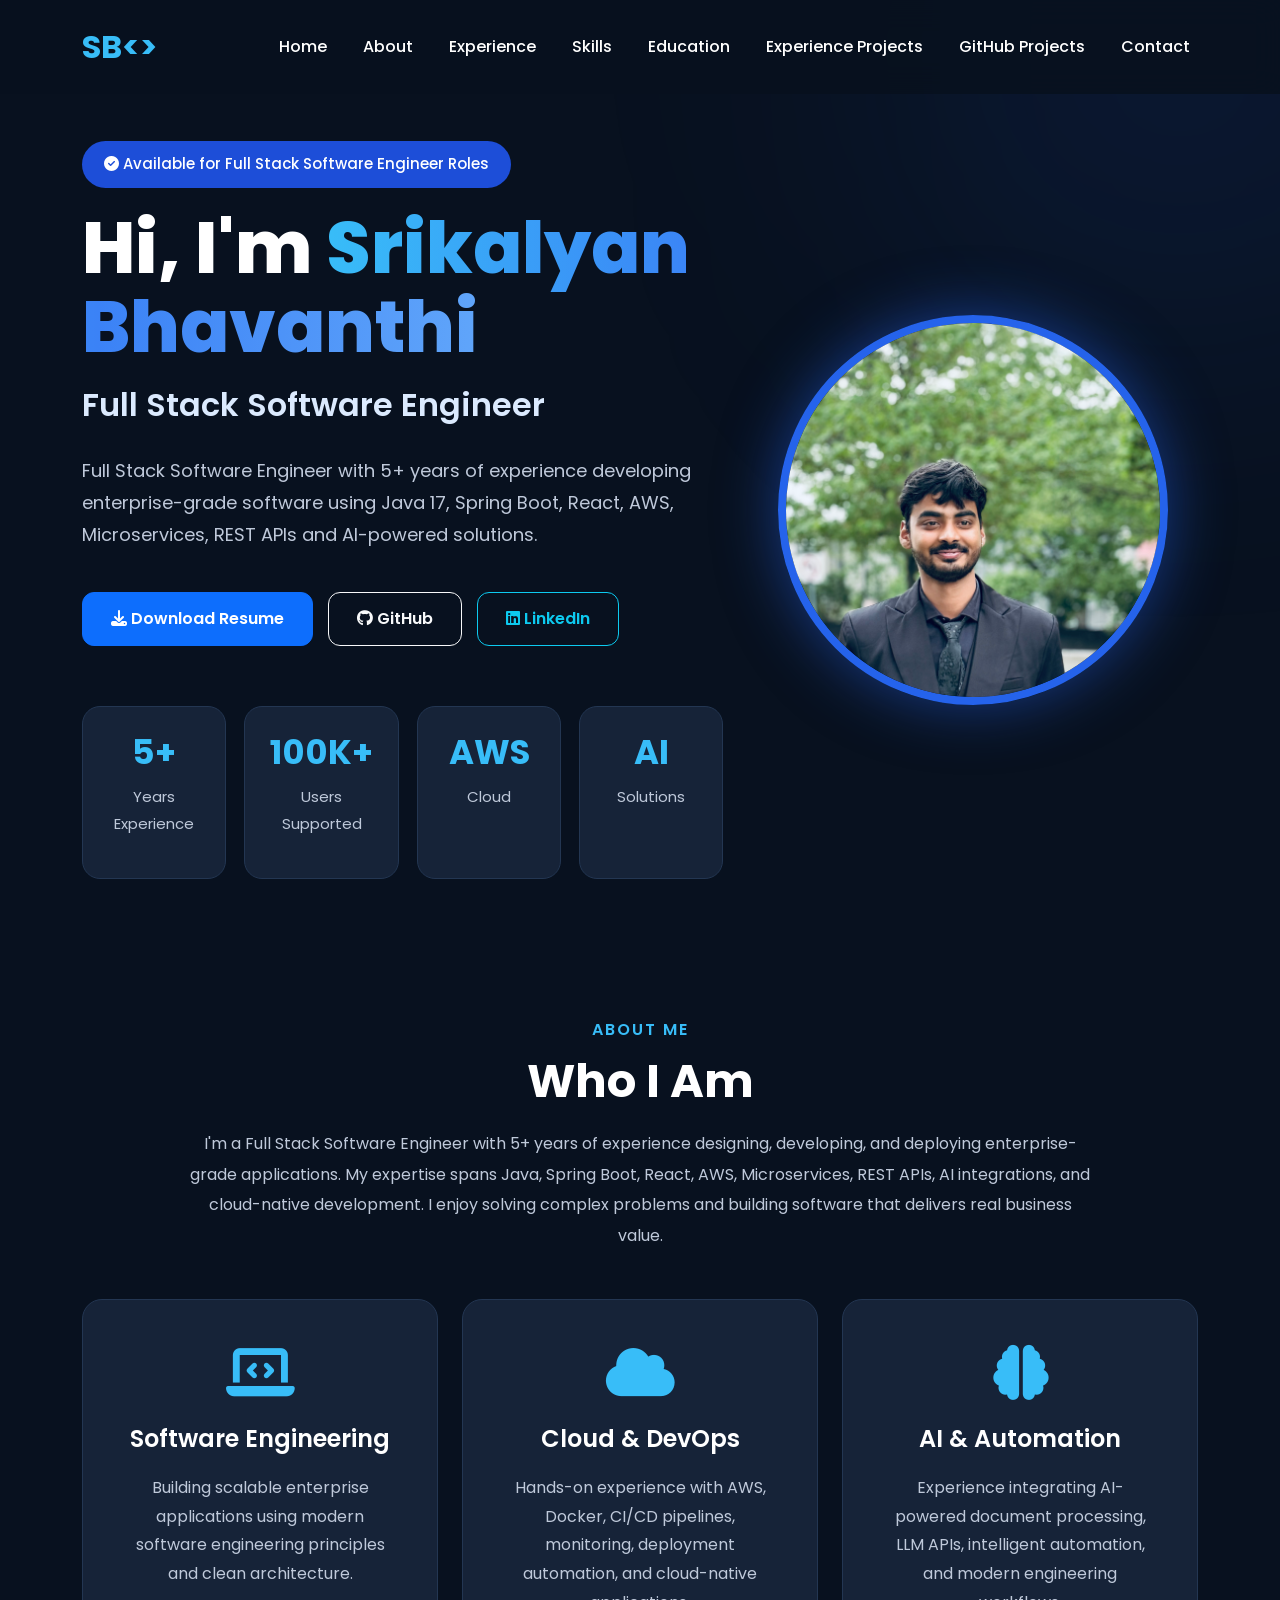
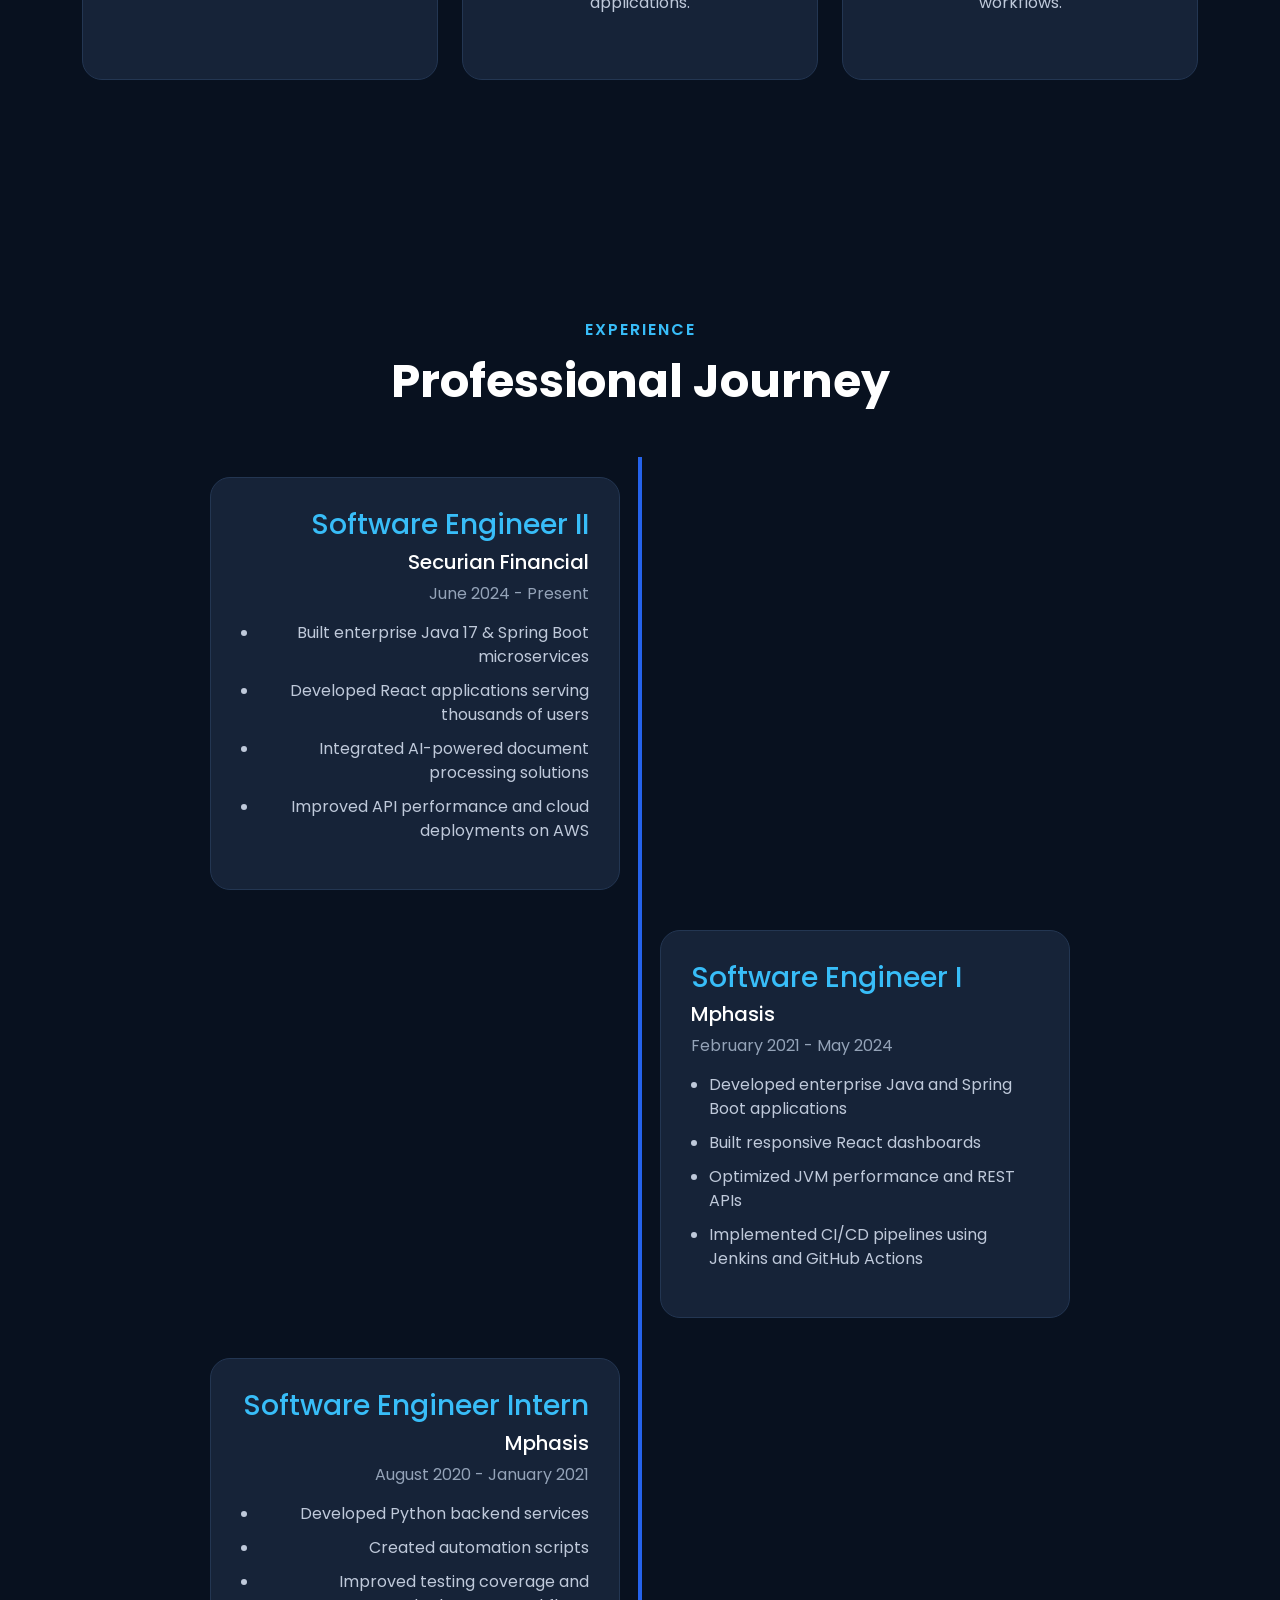
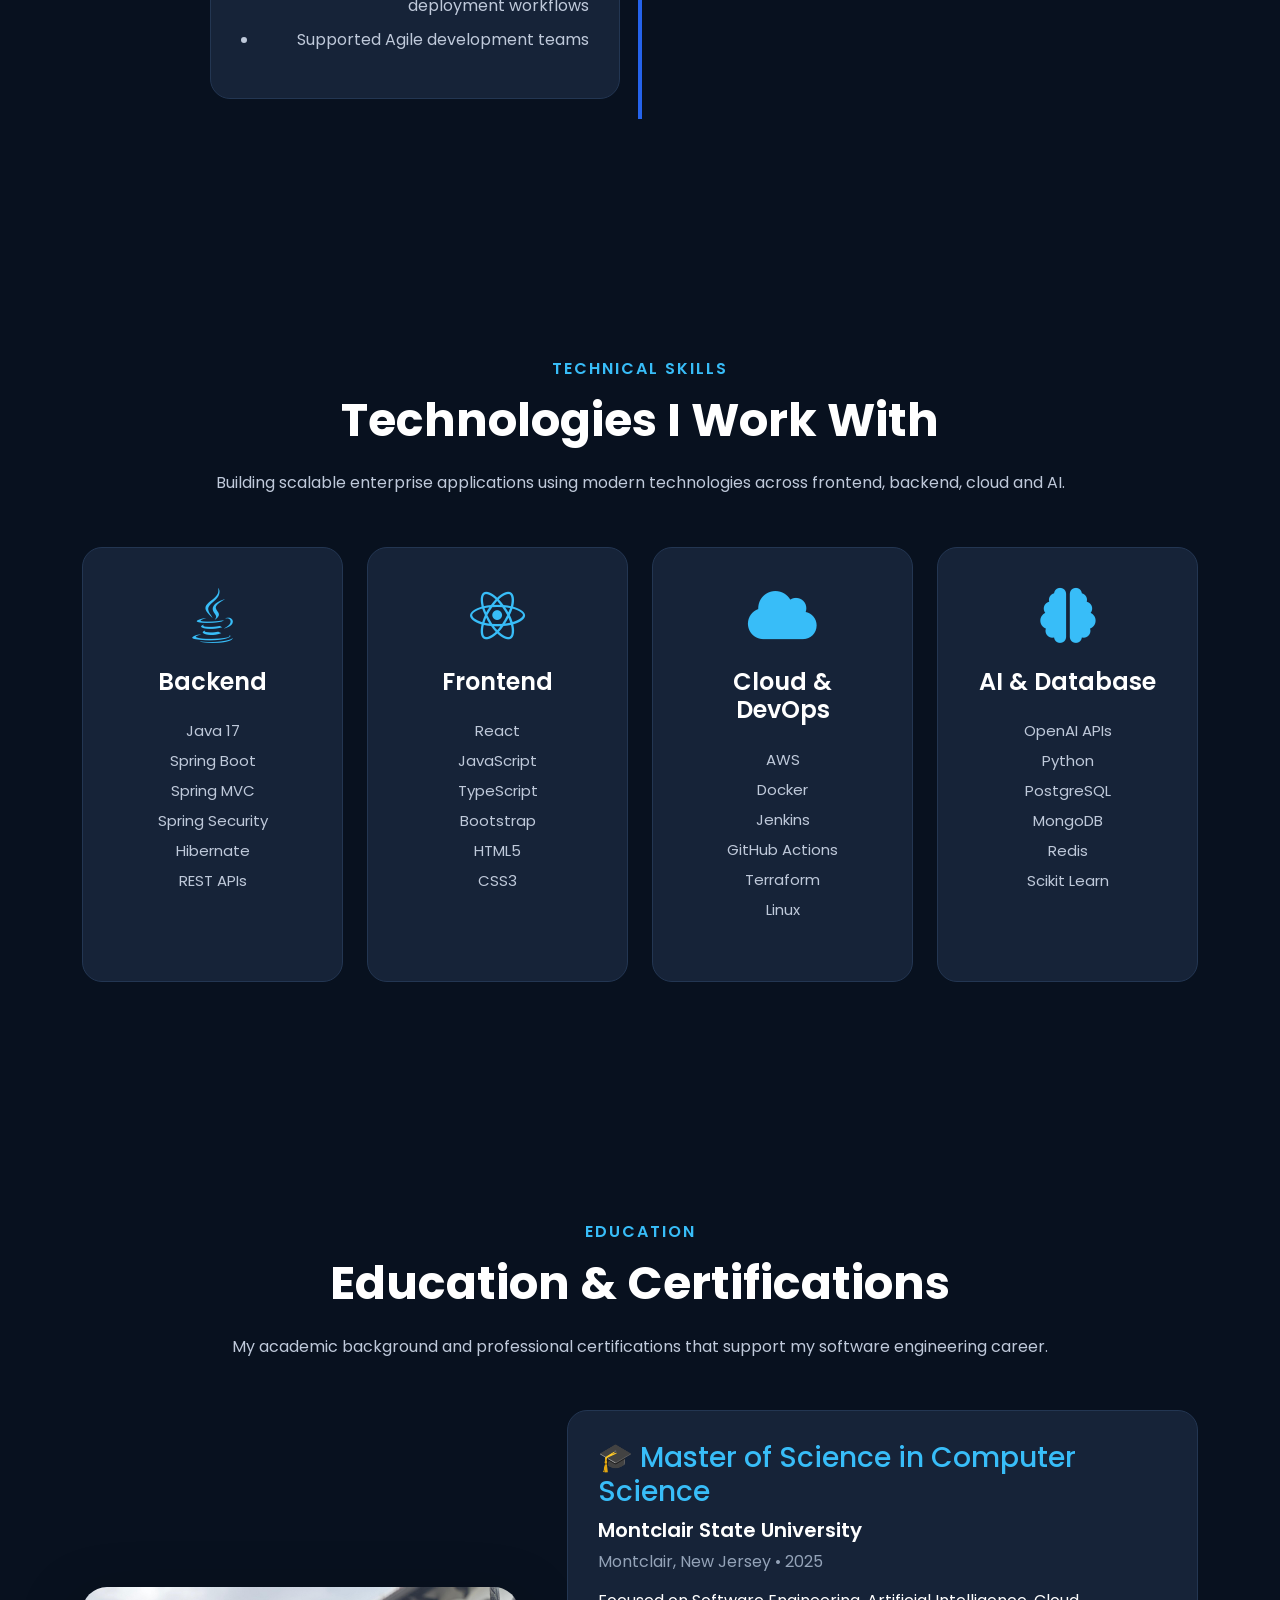
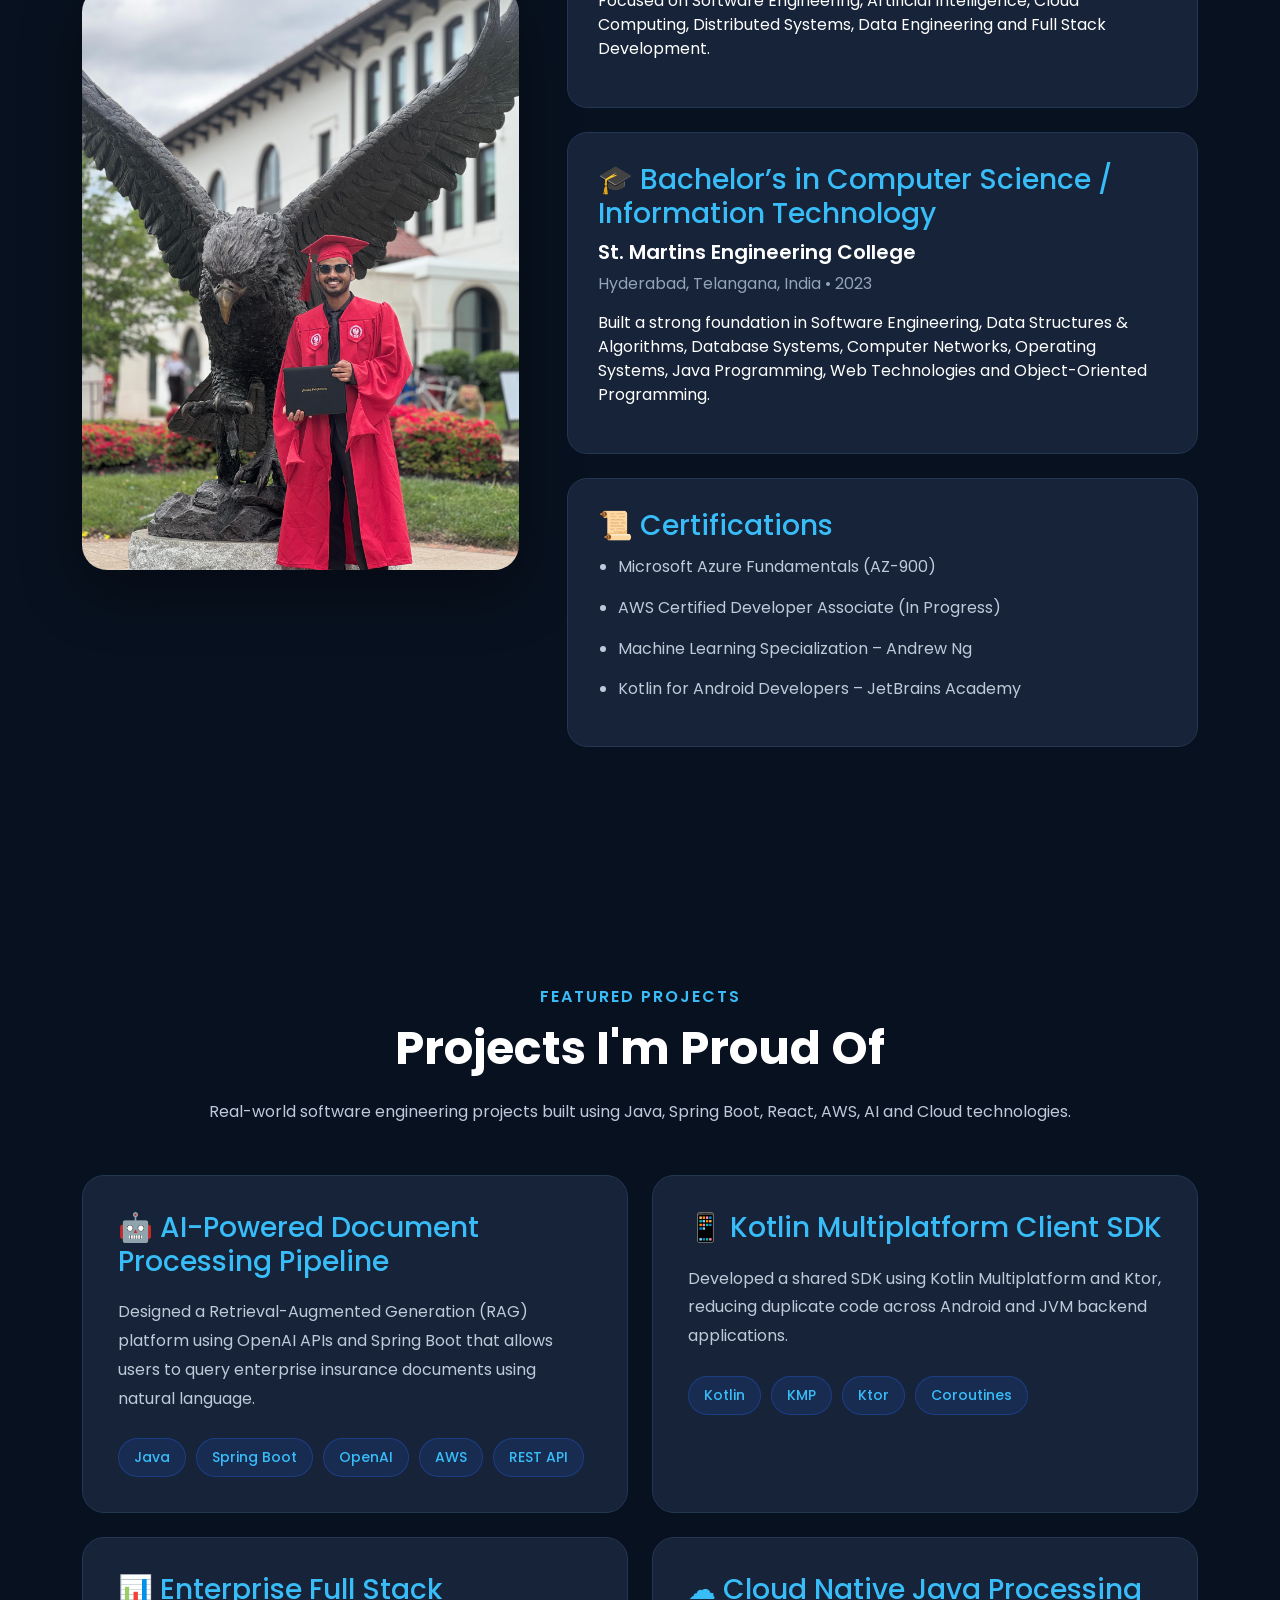
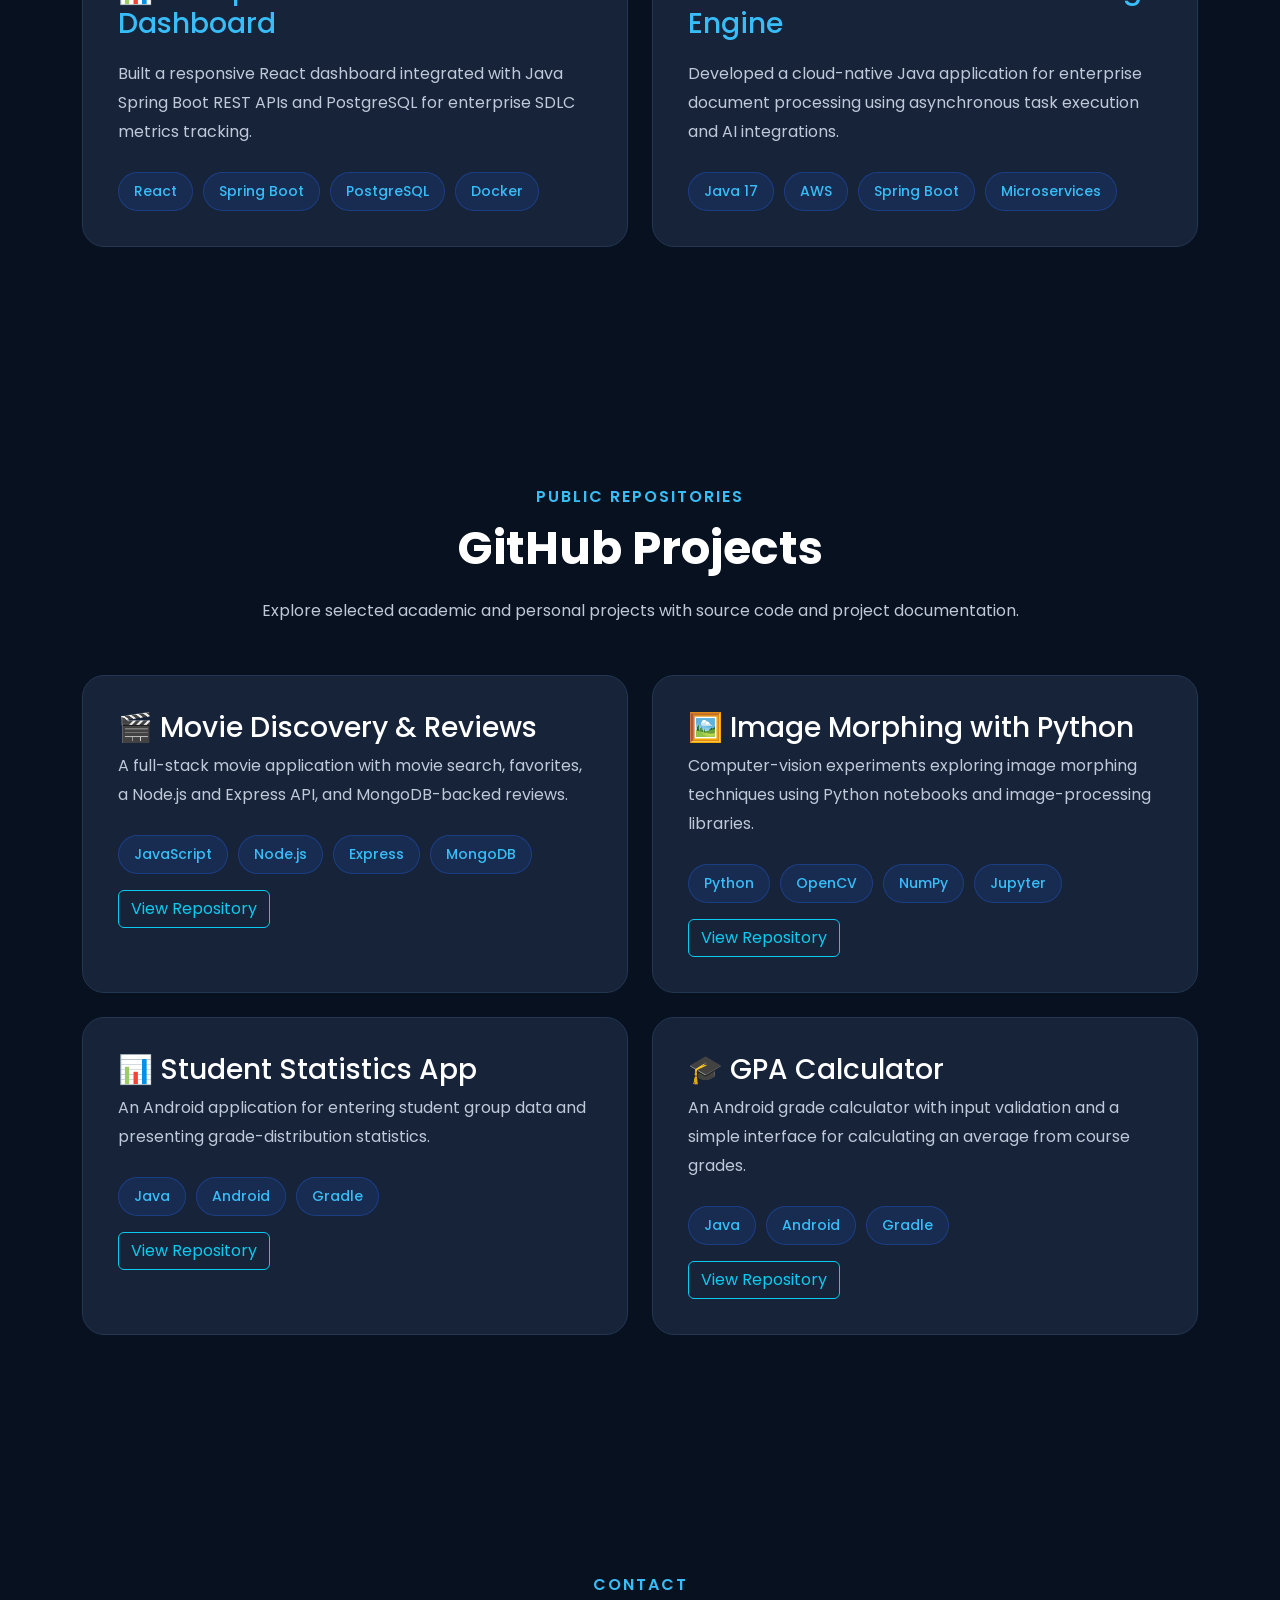
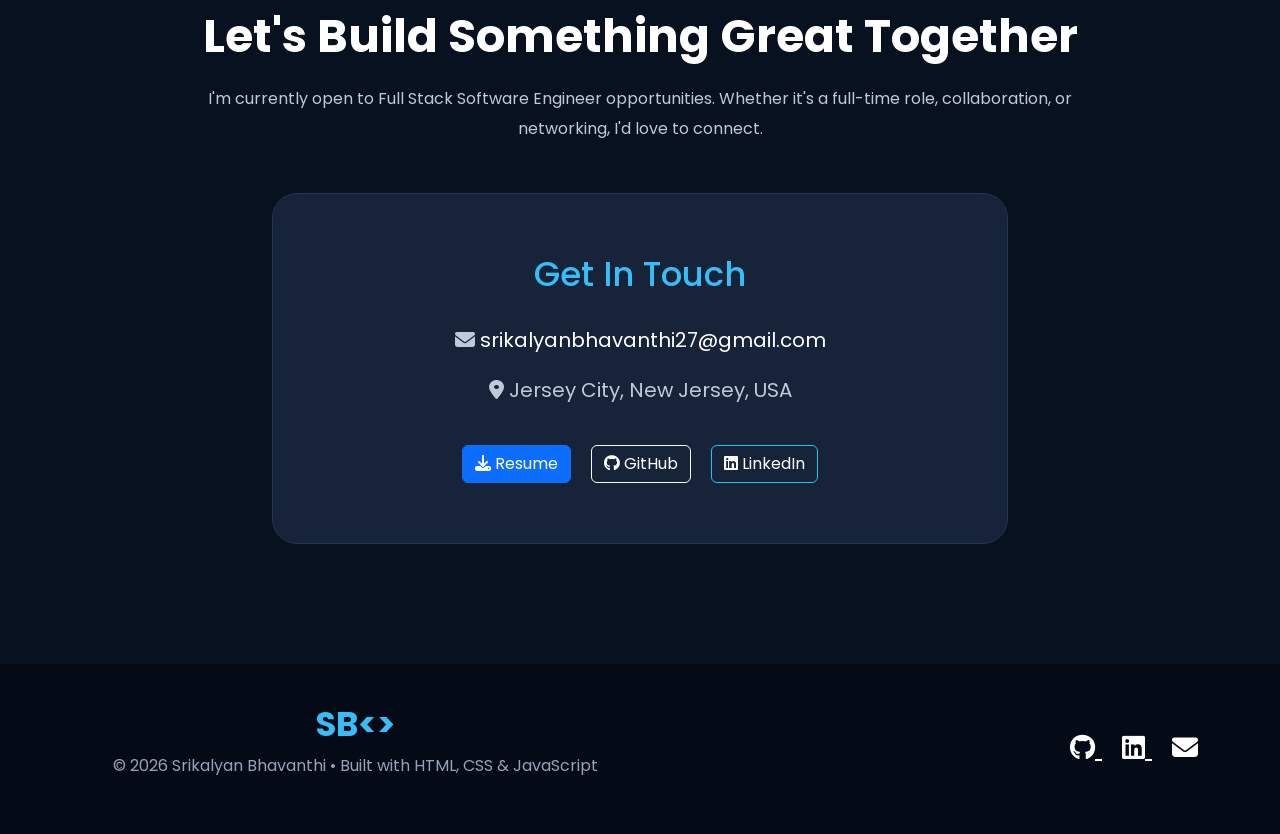
<file: index.html>
<!DOCTYPE html>
<html lang="en">

<head>
    <meta charset="UTF-8">
    <meta name="viewport" content="width=device-width, initial-scale=1.0">

    <title>Srikalyan Bhavanthi | Full Stack Software Engineer</title>

    <meta name="description"
        content="Software Engineer focused on Python, SQL, full-stack applications, cloud development, and machine learning.">

    <link rel="icon" href="profile.jpeg">

    <!-- Google Font -->
    <link href="https://fonts.googleapis.com/css2?family=Poppins:wght@300;400;500;600;700;800&display=swap"
        rel="stylesheet">

    <!-- Bootstrap -->
    <link href="https://cdn.jsdelivr.net/npm/bootstrap@5.3.7/dist/css/bootstrap.min.css"
        rel="stylesheet">

    <!-- Font Awesome -->
    <link rel="stylesheet"
        href="https://cdnjs.cloudflare.com/ajax/libs/font-awesome/6.6.0/css/all.min.css">

    <!-- AOS -->
    <link rel="stylesheet"
        href="https://unpkg.com/aos@2.3.4/dist/aos.css">

    <link rel="stylesheet" href="style.css">

</head>

<body>

<!-- ===================== NAVBAR ====================== -->

<nav class="navbar navbar-expand-lg fixed-top custom-navbar">

    <div class="container">

        <a class="navbar-brand logo" href="#">
            SB&lt;&gt;
        </a>

        <button class="navbar-toggler"
            type="button"
            data-bs-toggle="collapse"
            data-bs-target="#navbarNav">

            <span class="navbar-toggler-icon"></span>

        </button>

        <div class="collapse navbar-collapse justify-content-end"
            id="navbarNav">

            <ul class="navbar-nav">

                <li class="nav-item">
                    <a class="nav-link active" href="#home">Home</a>
                </li>

                <li class="nav-item">
                    <a class="nav-link" href="#about">About</a>
                </li>

                <li class="nav-item">
                    <a class="nav-link" href="#experience">Experience</a>
                </li>

                <li class="nav-item">
                    <a class="nav-link" href="#skills">Skills</a>
                </li>
                <li class="nav-item">
                    <a class="nav-link" href="#education">Education</a>
                </li>
                <li class="nav-item">
                    <a class="nav-link" href="#projects">Experience Projects</a>
                </li>
                <li class="nav-item">
                    <a class="nav-link" href="#github-projects">GitHub Projects</a>
                </li>

                <li class="nav-item">
                    <a class="nav-link" href="#contact">Contact</a>
                </li>

            </ul>

        </div>

    </div>

</nav>

<!-- ===================== HERO ====================== -->

<section id="home" class="hero">

<div class="container">

<div class="row align-items-center">

<div class="col-lg-7" data-aos="fade-right">

<span class="hero-badge">

<i class="fa-solid fa-circle-check"></i>

Available for Full Stack Software Engineer Roles

</span>

<h1>

Hi, I'm

<span class="gradient-text">

Srikalyan Bhavanthi

</span>

</h1>

<h2>

Full Stack Software Engineer

</h2>

<p>

Full Stack Software Engineer with 5+ years of experience developing enterprise-grade software using Java 17, Spring Boot, React, AWS, Microservices, REST APIs and AI-powered solutions.

</p>

<div class="hero-buttons">

<a href="resume.pdf"
target="_blank"
class="btn btn-primary">

<i class="fa-solid fa-download"></i>

Download Resume

</a>

<a href="https://github.com/SRIKALYANBHAVANTHI"
target="_blank"
class="btn btn-outline-light">

<i class="fab fa-github"></i>

GitHub

</a>

<a href="https://www.linkedin.com/in/srikalyanbhavanthi"
target="_blank"
class="btn btn-outline-info">

<i class="fab fa-linkedin"></i>

LinkedIn

</a>

</div>

<div class="stats">

<div class="stat-box">

<h3>5+</h3>

<p>Years Experience</p>

</div>

<div class="stat-box">

<h3>100K+</h3>

<p>Users Supported</p>

</div>

<div class="stat-box">

<h3>AWS</h3>

<p>Cloud</p>

</div>

<div class="stat-box">

<h3>AI</h3>

<p>Solutions</p>

</div>

</div>

</div>

<div class="col-lg-5 text-center"
data-aos="fade-left">

<img
src="profile.jpeg"
alt="Profile"
class="profile-image">

</div>

</div>

</div>

</section>
<!-- ===================== ABOUT ====================== -->

<section id="about" class="about section-padding">

<div class="container">

<div class="text-center mb-5" data-aos="fade-up">

<h6 class="section-subtitle">ABOUT ME</h6>

<h2 class="section-title">Who I Am</h2>

<p class="section-description">

I'm a Full Stack Software Engineer with 5+ years of experience designing, developing, and deploying enterprise-grade applications. My expertise spans Java, Spring Boot, React, AWS, Microservices, REST APIs, AI integrations, and cloud-native development. I enjoy solving complex problems and building software that delivers real business value.

</p>

</div>

<div class="row g-4">

<div class="col-md-4" data-aos="zoom-in">

<div class="info-card">

<i class="fa-solid fa-laptop-code"></i>

<h4>Software Engineering</h4>

<p>

Building scalable enterprise applications using modern software engineering principles and clean architecture.

</p>

</div>

</div>

<div class="col-md-4" data-aos="zoom-in" data-aos-delay="150">

<div class="info-card">

<i class="fa-solid fa-cloud"></i>

<h4>Cloud & DevOps</h4>

<p>

Hands-on experience with AWS, Docker, CI/CD pipelines, monitoring, deployment automation, and cloud-native applications.

</p>

</div>

</div>

<div class="col-md-4" data-aos="zoom-in" data-aos-delay="300">

<div class="info-card">

<i class="fa-solid fa-brain"></i>

<h4>AI & Automation</h4>

<p>

Experience integrating AI-powered document processing, LLM APIs, intelligent automation, and modern engineering workflows.

</p>

</div>

</div>

</div>

</div>

</section>

<!-- ===================== EXPERIENCE ====================== -->

<section id="experience" class="experience section-padding">

<div class="container">

<div class="text-center mb-5">

<h6 class="section-subtitle">

EXPERIENCE

</h6>

<h2 class="section-title">

Professional Journey

</h2>

</div>

<div class="timeline">

<div class="timeline-item" data-aos="fade-right">

<div class="timeline-content">

<h3>Software Engineer II</h3>

<h5>Securian Financial</h5>

<span>June 2024 - Present</span>

<ul>

<li>Built enterprise Java 17 & Spring Boot microservices</li>

<li>Developed React applications serving thousands of users</li>

<li>Integrated AI-powered document processing solutions</li>

<li>Improved API performance and cloud deployments on AWS</li>

</ul>

</div>

</div>

<div class="timeline-item" data-aos="fade-left">

<div class="timeline-content">

<h3>Software Engineer I</h3>

<h5>Mphasis</h5>

<span>February 2021 - May 2024</span>

<ul>

<li>Developed enterprise Java and Spring Boot applications</li>

<li>Built responsive React dashboards</li>

<li>Optimized JVM performance and REST APIs</li>

<li>Implemented CI/CD pipelines using Jenkins and GitHub Actions</li>

</ul>

</div>

</div>

<div class="timeline-item" data-aos="fade-right">

<div class="timeline-content">

<h3>Software Engineer Intern</h3>

<h5>Mphasis</h5>

<span>August 2020 - January 2021</span>

<ul>

<li>Developed Python backend services</li>

<li>Created automation scripts</li>

<li>Improved testing coverage and deployment workflows</li>

<li>Supported Agile development teams</li>

</ul>

</div>

</div>

</div>

</div>

</section>

<!-- ===================== SKILLS ====================== -->

<section id="skills" class="section-padding">

<div class="container">

<div class="text-center mb-5">

<h6 class="section-subtitle">
TECHNICAL SKILLS
</h6>

<h2 class="section-title">
Technologies I Work With
</h2>

<p class="section-description">
Building scalable enterprise applications using modern technologies across frontend, backend, cloud and AI.
</p>

</div>

<div class="row g-4">

<div class="col-lg-3 col-md-6">

<div class="skill-card">

<i class="fa-brands fa-java"></i>

<h4>Backend</h4>

<p>

Java 17<br>
Spring Boot<br>
Spring MVC<br>
Spring Security<br>
Hibernate<br>
REST APIs

</p>

</div>

</div>

<div class="col-lg-3 col-md-6">

<div class="skill-card">

<i class="fa-brands fa-react"></i>

<h4>Frontend</h4>

<p>

React<br>
JavaScript<br>
TypeScript<br>
Bootstrap<br>
HTML5<br>
CSS3

</p>

</div>

</div>

<div class="col-lg-3 col-md-6">

<div class="skill-card">

<i class="fa-solid fa-cloud"></i>

<h4>Cloud & DevOps</h4>

<p>

AWS<br>
Docker<br>
Jenkins<br>
GitHub Actions<br>
Terraform<br>
Linux

</p>

</div>

</div>

<div class="col-lg-3 col-md-6">

<div class="skill-card">

<i class="fa-solid fa-brain"></i>

<h4>AI & Database</h4>

<p>

OpenAI APIs<br>
Python<br>
PostgreSQL<br>
MongoDB<br>
Redis<br>
Scikit Learn

</p>

</div>

</div>

</div>

</div>

</section>
<!-- ===================== EDUCATION ====================== -->

<section id="education" class="section-padding">

    <div class="container">

        <div class="text-center mb-5">

            <h6 class="section-subtitle">
                EDUCATION
            </h6>

            <h2 class="section-title">
                Education & Certifications
            </h2>

            <p class="section-description">
                My academic background and professional certifications that support my software engineering career.
            </p>

        </div>

        <div class="row align-items-center g-5">

            <!-- Graduation Image -->

            <div class="col-lg-5" data-aos="fade-right">

                <div class="education-image">

                    <!-- CHANGE THIS PATH IF NEEDED -->
                    <img src="graduation.jpg" alt="Graduation">

                </div>

            </div>

            <!-- Education Details -->

            <div class="col-lg-7" data-aos="fade-left">

                <div class="education-card">

                    <h3>🎓 Master of Science in Computer Science</h3>

                    <h5>Montclair State University</h5>

                    <span>Montclair, New Jersey • 2025</span>

                    <p>

                        Focused on Software Engineering, Artificial Intelligence,
                        Cloud Computing, Distributed Systems,
                        Data Engineering and Full Stack Development.

                    </p>

                </div>

                <div class="education-card mt-4">

                    <h3>🎓 Bachelor’s in Computer Science / Information Technology</h3>

                    <h5>St. Martins Engineering College</h5>

                    <span>Hyderabad, Telangana, India • 2023</span>

                    <p>

                        Built a strong foundation in Software Engineering,
                        Data Structures & Algorithms,
                        Database Systems,
                        Computer Networks,
                        Operating Systems,
                        Java Programming,
                        Web Technologies and Object-Oriented Programming.

                    </p>

                </div>

                <div class="education-card mt-4">

                    <h3>📜 Certifications</h3>

                    <ul class="cert-list">

                        <li>Microsoft Azure Fundamentals (AZ-900)</li>

                        <li>AWS Certified Developer Associate (In Progress)</li>

                        <li>Machine Learning Specialization – Andrew Ng</li>

                        <li>Kotlin for Android Developers – JetBrains Academy</li>

                    </ul>

                </div>

            </div>

        </div>

    </div>

</section>

<!-- ===================== PROJECTS ====================== -->

<section id="projects" class="section-padding">

<div class="container">

<div class="text-center mb-5">

<h6 class="section-subtitle">
FEATURED PROJECTS
</h6>

<h2 class="section-title">
Projects I'm Proud Of
</h2>

<p class="section-description">

Real-world software engineering projects built using Java, Spring Boot, React, AWS, AI and Cloud technologies.

</p>

</div>

<div class="row g-4">

<!-- Project 1 -->

<div class="col-lg-6">

<div class="project-card">

<div class="project-header">

<h3>🤖 AI-Powered Document Processing Pipeline</h3>

</div>

<p>

Designed a Retrieval-Augmented Generation (RAG) platform using OpenAI APIs and Spring Boot that allows users to query enterprise insurance documents using natural language.

</p>

<div class="tech-stack">

<span>Java</span>

<span>Spring Boot</span>

<span>OpenAI</span>

<span>AWS</span>

<span>REST API</span>

</div>

</div>

</div>

<!-- Project 2 -->

<div class="col-lg-6">

<div class="project-card">

<div class="project-header">

<h3>📱 Kotlin Multiplatform Client SDK</h3>

</div>

<p>

Developed a shared SDK using Kotlin Multiplatform and Ktor, reducing duplicate code across Android and JVM backend applications.

</p>

<div class="tech-stack">

<span>Kotlin</span>

<span>KMP</span>

<span>Ktor</span>

<span>Coroutines</span>

</div>

</div>

</div>

<!-- Project 3 -->

<div class="col-lg-6">

<div class="project-card">

<div class="project-header">

<h3>📊 Enterprise Full Stack Dashboard</h3>

</div>

<p>

Built a responsive React dashboard integrated with Java Spring Boot REST APIs and PostgreSQL for enterprise SDLC metrics tracking.

</p>

<div class="tech-stack">

<span>React</span>

<span>Spring Boot</span>

<span>PostgreSQL</span>

<span>Docker</span>

</div>

</div>

</div>

<!-- Project 4 -->

<div class="col-lg-6">

<div class="project-card">

<div class="project-header">

<h3>☁ Cloud Native Java Processing Engine</h3>

</div>

<p>

Developed a cloud-native Java application for enterprise document processing using asynchronous task execution and AI integrations.

</p>

<div class="tech-stack">

<span>Java 17</span>

<span>AWS</span>

<span>Spring Boot</span>

<span>Microservices</span>

</div>

</div>

</div>

</div>

</div>

</section>


<!-- ===================== GITHUB PROJECTS ====================== -->
<section id="github-projects" class="section-padding">
<div class="container">
<div class="text-center mb-5">
<h6 class="section-subtitle">PUBLIC REPOSITORIES</h6>
<h2 class="section-title">GitHub Projects</h2>
<p class="section-description">Explore selected academic and personal projects with source code and project documentation.</p>
</div>
<div class="row g-4">
<div class="col-lg-6">
<div class="project-card h-100">
<h3>🎬 Movie Discovery & Reviews</h3>
<p>A full-stack movie application with movie search, favorites, a Node.js and Express API, and MongoDB-backed reviews.</p>
<div class="tech-stack"><span>JavaScript</span><span>Node.js</span><span>Express</span><span>MongoDB</span></div>
<a class="btn btn-outline-info mt-3" href="https://github.com/SRIKALYANBHAVANTHI/movie-app" target="_blank" rel="noopener noreferrer">View Repository</a>
</div>
</div>
<div class="col-lg-6">
<div class="project-card h-100">
<h3>🖼️ Image Morphing with Python</h3>
<p>Computer-vision experiments exploring image morphing techniques using Python notebooks and image-processing libraries.</p>
<div class="tech-stack"><span>Python</span><span>OpenCV</span><span>NumPy</span><span>Jupyter</span></div>
<a class="btn btn-outline-info mt-3" href="https://github.com/SRIKALYANBHAVANTHI/Image-Morphing" target="_blank" rel="noopener noreferrer">View Repository</a>
</div>
</div>
<div class="col-lg-6">
<div class="project-card h-100">
<h3>📊 Student Statistics App</h3>
<p>An Android application for entering student group data and presenting grade-distribution statistics.</p>
<div class="tech-stack"><span>Java</span><span>Android</span><span>Gradle</span></div>
<a class="btn btn-outline-info mt-3" href="https://github.com/SRIKALYANBHAVANTHI/StudentStats" target="_blank" rel="noopener noreferrer">View Repository</a>
</div>
</div>
<div class="col-lg-6">
<div class="project-card h-100">
<h3>🎓 GPA Calculator</h3>
<p>An Android grade calculator with input validation and a simple interface for calculating an average from course grades.</p>
<div class="tech-stack"><span>Java</span><span>Android</span><span>Gradle</span></div>
<a class="btn btn-outline-info mt-3" href="https://github.com/SRIKALYANBHAVANTHI/GPACalculator" target="_blank" rel="noopener noreferrer">View Repository</a>
</div>
</div>
</div>
</div>
</section>

<!-- ===================== CONTACT ====================== -->

<section id="contact" class="section-padding">

<div class="container">

<div class="text-center mb-5">

<h6 class="section-subtitle">
CONTACT
</h6>

<h2 class="section-title">
Let's Build Something Great Together
</h2>

<p class="section-description">

I'm currently open to Full Stack Software Engineer opportunities. Whether it's a full-time role, collaboration, or networking, I'd love to connect.

</p>

</div>

<div class="row justify-content-center">

<div class="col-lg-8">

<div class="contact-card">

<h3>Get In Touch</h3>

<p>

<i class="fa-solid fa-envelope"></i>

<a href="mailto:srikalyanbhavanthi27@gmail.com">

srikalyanbhavanthi27@gmail.com

</a>

</p>

<p>

<i class="fa-solid fa-location-dot"></i>

Jersey City, New Jersey, USA

</p>

<div class="contact-buttons">

<a href="resume.pdf"

target="_blank"

class="btn btn-primary">

<i class="fa-solid fa-download"></i>

Resume

</a>

<a href="https://github.com/SRIKALYANBHAVANTHI"

target="_blank"

class="btn btn-outline-light">

<i class="fab fa-github"></i>

GitHub

</a>

<a href="https://www.linkedin.com/in/srikalyanbhavanthi"

target="_blank"

class="btn btn-outline-info">

<i class="fab fa-linkedin"></i>

LinkedIn

</a>

</div>

</div>

</div>

</div>

</div>

</section>
<footer class="footer">

<div class="container">

<div class="row align-items-center">

<div class="col-md-6">

<h3 class="footer-logo">

SB&lt;&gt;

</h3>

<p>

Designed & Developed by Srikalyan Bhavanthi

</p>

</div>

<div class="col-md-6 text-md-end">

<a href="https://github.com/SRIKALYANBHAVANTHI"

target="_blank">

<i class="fab fa-github"></i>

</a>

<a href="https://www.linkedin.com/in/srikalyanbhavanthi"

target="_blank">

<i class="fab fa-linkedin"></i>

</a>

<a href="mailto:srikalyanbhavanthi27@gmail.com">

<i class="fa-solid fa-envelope"></i>

</a>

</div>

</div>

</div>

</footer>

<script src="https://cdn.jsdelivr.net/npm/bootstrap@5.3.7/dist/js/bootstrap.bundle.min.js"></script>

<script src="https://unpkg.com/aos@2.3.4/dist/aos.js"></script>

<script src="script.js"></script>

</body>

</html>
</file>
<file: style.css>
*{
    margin:0;
    padding:0;
    box-sizing:border-box;
    scroll-behavior:smooth;
}

:root{

    --bg:#08111f;
    --bg2:#111c2d;
    --card:#162338;
    --primary:#3b82f6;
    --primary2:#38bdf8;
    --white:#ffffff;
    --text:#bfc9da;
    --border:#233652;

}

body{

    font-family:'Poppins',sans-serif;
    background:var(--bg);
    color:var(--white);
    overflow-x:hidden;

}

/* ===========================
NAVBAR
=========================== */

.custom-navbar{

    background:rgba(8,17,31,.9);
    backdrop-filter:blur(15px);
    padding:18px 0;
    transition:.4s;

}

.logo{

    font-size:32px;
    font-weight:700;
    color:var(--primary2)!important;

}

.navbar-nav{

    gap:20px;

}

.nav-link{

    color:white!important;
    font-weight:500;
    transition:.3s;

}

.nav-link:hover{

    color:var(--primary2)!important;

}

/* ===========================
HERO
=========================== */

.hero{

    min-height:100vh;
    display:flex;
    align-items:center;
    padding-top:120px;
    position:relative;

}

.hero::before{

content:"";

position:absolute;

width:500px;
height:500px;

background:#2563eb22;

filter:blur(150px);

top:-200px;
right:-150px;

border-radius:50%;

}

.hero h1{

font-size:72px;
font-weight:800;

line-height:1.1;

}

.gradient-text{

background:linear-gradient(90deg,#38bdf8,#3b82f6,#60a5fa);

-webkit-background-clip:text;

-webkit-text-fill-color:transparent;

}

.hero h2{

margin-top:20px;

font-size:32px;

font-weight:600;

color:#dbeafe;

}

.hero p{

margin-top:30px;

font-size:18px;

line-height:1.8;

color:var(--text);

max-width:700px;

}

.hero-badge{

display:inline-block;

padding:12px 22px;

border-radius:30px;

background:#1d4ed8;

font-size:15px;

font-weight:500;

margin-bottom:20px;

}

.hero-buttons{

margin-top:40px;

display:flex;

flex-wrap:wrap;

gap:15px;

}

.hero-buttons .btn{

padding:14px 28px;

font-weight:600;

border-radius:12px;

}

.profile-image{

width:390px;

height:390px;

object-fit:cover;

border-radius:50%;

border:8px solid #2563eb;

box-shadow:0 0 60px rgba(37,99,235,.5);

transition:.4s;

}

.profile-image:hover{

transform:scale(1.05);

}

/* ===========================
STATS
=========================== */

.stats{

display:grid;

grid-template-columns:repeat(4,1fr);

gap:18px;

margin-top:60px;

}

.stat-box{

background:var(--card);

padding:25px;

border-radius:18px;

text-align:center;

border:1px solid var(--border);

transition:.4s;

}

.stat-box:hover{

transform:translateY(-10px);

border-color:#3b82f6;

}

.stat-box h3{

font-size:34px;

color:#38bdf8;

font-weight:700;

}

.stat-box p{

margin-top:10px;

font-size:15px;

}

/* ===========================
SECTION
=========================== */

.section-padding{

padding:120px 0;

}

.section-title{

font-size:46px;

font-weight:700;

margin-bottom:20px;

}

.section-subtitle{

color:#38bdf8;

letter-spacing:2px;

font-weight:600;

margin-bottom:15px;

}

.section-description{

max-width:900px;

margin:auto;

color:var(--text);

line-height:1.9;

}

/* ===========================
ABOUT
=========================== */

.info-card{

background:var(--card);

padding:45px;

text-align:center;

border-radius:20px;

border:1px solid var(--border);

height:100%;

transition:.4s;

}

.info-card:hover{

transform:translateY(-12px);

border-color:#38bdf8;

}

.info-card i{

font-size:55px;

color:#38bdf8;

margin-bottom:25px;

}

.info-card h4{

margin-bottom:20px;

font-weight:600;

}

.info-card p{

color:var(--text);

line-height:1.8;

}

/* ===========================
TIMELINE
=========================== */

.timeline{

position:relative;

max-width:900px;

margin:auto;

}

.timeline::before{

content:"";

position:absolute;

left:50%;

top:0;

width:4px;

height:100%;

background:#2563eb;

transform:translateX(-50%);

}

.timeline-item{

position:relative;

width:50%;

padding:20px;

}

.timeline-item:nth-child(odd){

left:0;

text-align:right;

}

.timeline-item:nth-child(even){

left:50%;

}

.timeline-content{

background:var(--card);

padding:30px;

border-radius:20px;

border:1px solid var(--border);

transition:.4s;

}

.timeline-content:hover{

transform:translateY(-8px);

border-color:#38bdf8;

}

.timeline-content h3{

color:#38bdf8;

}

.timeline-content h5{

margin:8px 0;

}

.timeline-content span{

display:block;

margin-bottom:15px;

color:#94a3b8;

}

.timeline-content ul{

padding-left:18px;

}

.timeline-content li{

margin-bottom:10px;

color:var(--text);

}

/* ===========================
FOOTER
=========================== */

.footer{

padding:35px;

text-align:center;

background:#050b16;

color:#94a3b8;

}

/* ===========================
RESPONSIVE
=========================== */

@media(max-width:991px){

.hero{

text-align:center;

}

.hero h1{

font-size:48px;

}

.profile-image{

width:280px;

height:280px;

margin-top:60px;

}

.stats{

grid-template-columns:repeat(2,1fr);

}

.timeline::before{

left:20px;

}

.timeline-item{

width:100%;

left:0!important;

padding-left:60px;

text-align:left!important;

}

}

@media(max-width:576px){

.hero h1{

font-size:38px;

}

.hero h2{

font-size:24px;

}

.hero-buttons{

justify-content:center;

}

.stats{

grid-template-columns:1fr;

}

.section-title{

font-size:34px;

}

}
/* ===========================
SKILLS
=========================== */

.skill-card{

background:var(--card);

padding:40px;

border-radius:20px;

text-align:center;

height:100%;

border:1px solid var(--border);

transition:.4s;

}

.skill-card:hover{

transform:translateY(-12px);

border-color:#3b82f6;

box-shadow:0 20px 40px rgba(37,99,235,.20);

}

.skill-card i{

font-size:55px;

color:#38bdf8;

margin-bottom:25px;

}

.skill-card h4{

margin-bottom:20px;

font-weight:600;

}

.skill-card p{

color:var(--text);

line-height:2;

font-size:15px;

}
/* ===========================
EDUCATION
=========================== */

.education-image{

border-radius:25px;

overflow:hidden;

box-shadow:0 20px 60px rgba(0,0,0,.35);

}

.education-image img{

width:100%;

display:block;

transition:.4s;

}

.education-image:hover img{

transform:scale(1.05);

}

.education-card{

background:var(--card);

padding:30px;

border-radius:20px;

border:1px solid var(--border);

transition:.4s;

}

.education-card:hover{

transform:translateY(-8px);

border-color:#3b82f6;

}

.education-card h3{

color:#38bdf8;

margin-bottom:10px;

}

.education-card h5{

margin-bottom:8px;

font-weight:600;

}

.education-card span{

display:block;

margin-bottom:15px;

color:#94a3b8;

}

.cert-list{

padding-left:20px;

margin:0;

}

.cert-list li{

margin-bottom:12px;

color:var(--text);

line-height:1.8;

}
/* ===========================
PROJECTS
=========================== */

.project-card{

background:var(--card);

padding:35px;

border-radius:22px;

height:100%;

border:1px solid var(--border);

transition:.4s;

}

.project-card:hover{

transform:translateY(-10px);

border-color:#3b82f6;

box-shadow:0 20px 40px rgba(37,99,235,.2);

}

.project-header{

margin-bottom:20px;

}

.project-header h3{

font-size:28px;

color:#38bdf8;

}

.project-card p{

color:var(--text);

line-height:1.8;

margin-bottom:25px;

}

.tech-stack{

display:flex;

flex-wrap:wrap;

gap:10px;

}

.tech-stack span{

background:#2563eb22;

color:#38bdf8;

padding:8px 15px;

border-radius:30px;

font-size:14px;

font-weight:500;

border:1px solid #2563eb55;

}
/* ===========================
CONTACT
=========================== */

.contact-card{

background:var(--card);

padding:60px;

border-radius:25px;

border:1px solid var(--border);

text-align:center;

}

.contact-card h3{

margin-bottom:30px;

color:#38bdf8;

font-size:34px;

}

.contact-card p{

font-size:20px;

margin-bottom:20px;

color:var(--text);

}

.contact-card a{

color:white;

text-decoration:none;

}

.contact-card a:hover{

color:#38bdf8;

}

.contact-buttons{

margin-top:40px;

display:flex;

justify-content:center;

gap:20px;

flex-wrap:wrap;

}
/* ===========================
FOOTER
=========================== */

.footer{

padding:40px 0;

background:#050b16;

}

.footer-logo{

color:#38bdf8;

font-size:34px;

font-weight:700;

}

.footer p{

margin-top:10px;

color:#94a3b8;

}

.footer a{

color:white;

font-size:26px;

margin-left:20px;

transition:.3s;

}

.footer a:hover{

color:#38bdf8;

}
</file>
